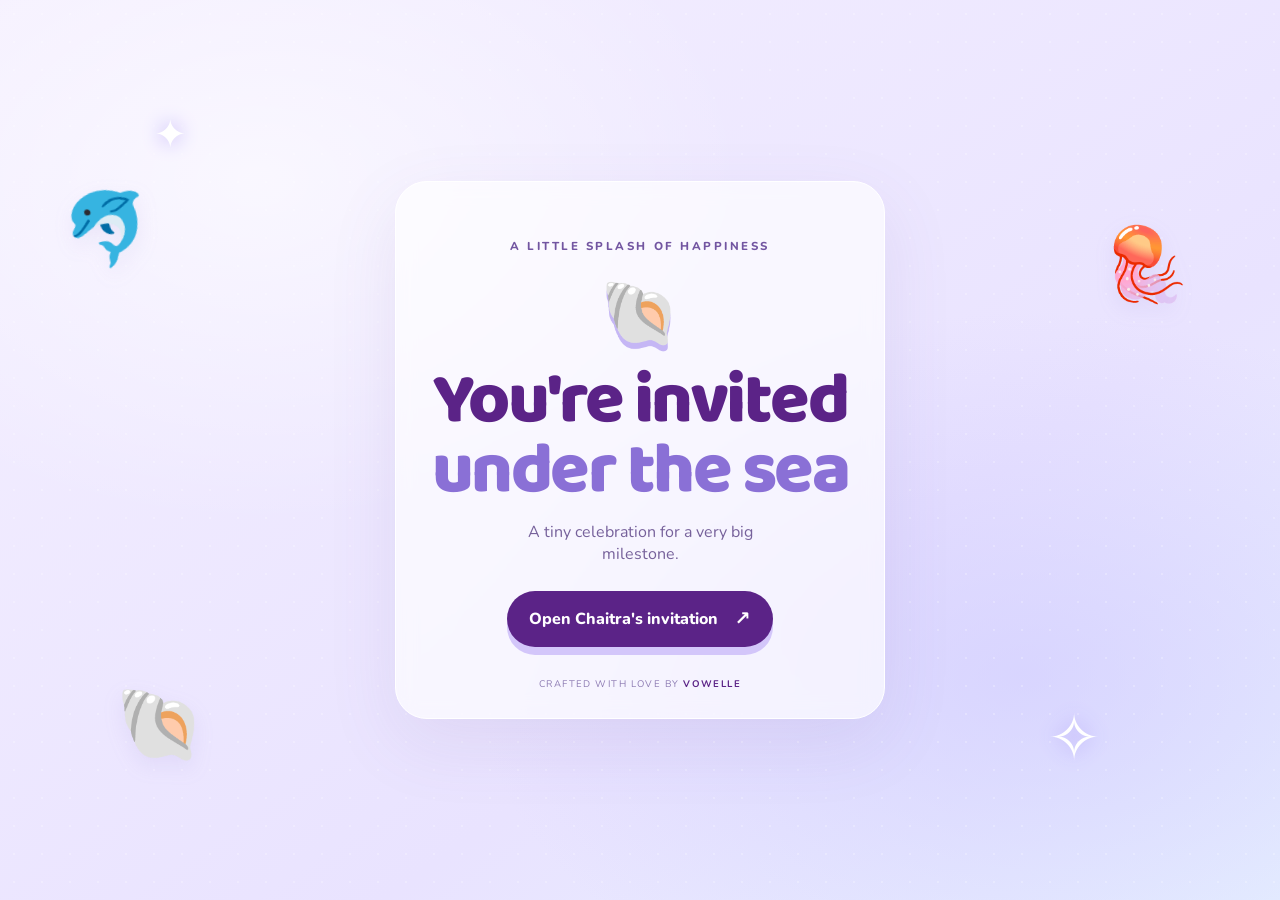
<file: index.html>
<!doctype html>
<html lang="en">

<head>
  <meta charset="utf-8">
  <meta name="viewport" content="width=device-width, initial-scale=1">
  <meta name="theme-color" content="#eee8ff">

  <!-- Primary Meta Tags -->
  <title>Chaitra's 1st Birthday | Under The Sea Celebration 🐬</title>
  <meta name="title" content="Chaitra's 1st Birthday | Under The Sea Celebration 🐬">
  <meta name="description"
    content="You're warmly invited to celebrate Chaitra turning ONE! Join us for a magical under-the-sea celebration on Wednesday, 1 December 2027 at Daspalla, Jubilee Hills, Hyderabad.">
  <meta name="author" content="Vowelle">

  <!-- WhatsApp & Open Graph / Facebook -->
  <meta property="og:type" content="website">
  <meta property="og:site_name" content="Chaitra's 1st Birthday Invitation">
  <meta property="og:title" content="Chaitra's 1st Birthday | You're Invited! 🐬🎂">
  <meta property="og:description"
    content="You're warmly invited to celebrate Chaitra turning ONE! Join us for a magical under-the-sea celebration on Wednesday, 1 December 2027 at Daspalla, Jubilee Hills, Hyderabad.">
  <meta property="og:image" content="assets/chaitra-photo.jpg">
  <meta property="og:image:secure_url" content="assets/chaitra-photo.jpg">
  <meta property="og:image:type" content="image/jpeg">
  <meta property="og:image:width" content="1200">
  <meta property="og:image:height" content="800">
  <meta property="og:image:alt" content="Chaitra - 1st Birthday Celebration">
  <meta property="og:locale" content="en_IN">

  <!-- Twitter Card -->
  <meta name="twitter:card" content="summary_large_image">
  <meta name="twitter:title" content="Chaitra's 1st Birthday | You're Invited! 🐬🎂">
  <meta name="twitter:description"
    content="You're warmly invited to celebrate Chaitra turning ONE! Underwater party on Wednesday, 1 December 2027 at Daspalla, Jubilee Hills, Hyderabad.">
  <meta name="twitter:image" content="assets/chaitra-photo.jpg">
  <meta name="twitter:image:alt" content="Chaitra's 1st Birthday Invitation">

  <!-- Favicons (Prevents 404 in Netlify / GitHub Pages) -->
  <link rel="icon"
    href="data:image/svg+xml,<svg xmlns=%22http://www.w3.org/2000/svg%22 viewBox=%220 0 100 100%22><text y=%22.9em%22 font-size=%2290%22>🐬</text></svg>">
  <link rel="apple-touch-icon" href="assets/chaitra-photo.jpg">

  <link rel="preconnect" href="https://fonts.googleapis.com">
  <link rel="preconnect" href="https://fonts.gstatic.com" crossorigin>
  <link
    href="https://fonts.googleapis.com/css2?family=Baloo+2:wght@400;500;600;700;800&family=Nunito:wght@400;600;700;800&display=swap"
    rel="stylesheet">
  <link rel="stylesheet" href="style.css">
</head>

<body>
  <div class="ambient-bubbles" aria-hidden="true">
    <span></span><span></span><span></span><span></span><span></span><span></span><span></span>
  </div>

  <main>
    <section class="welcome-screen" id="welcomeScreen" aria-label="Open invitation">
      <div class="welcome-sparkle sparkle-one">✦</div>
      <div class="welcome-sparkle sparkle-two">✧</div>
      <div class="welcome-card">
        <p class="eyebrow">A little splash of happiness</p>
        <div class="shell-emblem" aria-hidden="true">🐚</div>
        <h1>You're invited<br><span>under the sea</span></h1>
        <p class="welcome-copy">A tiny celebration for a very big milestone.</p>
        <button class="primary-button" id="openInvitation" type="button">Open Chaitra's invitation
          <span>↗</span></button>
        <p class="crafted">CRAFTED WITH LOVE BY <strong>VOWELLE</strong></p>
      </div>
      <span class="sea-creature creature-dolphin" aria-hidden="true">🐬</span>
      <span class="sea-creature creature-jelly" aria-hidden="true">🪼</span>
      <span class="sea-creature creature-shell" aria-hidden="true">🐚</span>
    </section>

    <div class="invitation" id="invitation" hidden>
      <div class="falling-decorations" aria-hidden="true">
        <span class="drift-item item-star s1">✦</span>
        <span class="drift-item item-shell s2">🐚</span>
        <span class="drift-item item-star s3">⭐</span>
        <span class="drift-item item-sparkle s4">✧</span>
        <span class="drift-item item-shell s5">🐚</span>
        <span class="drift-item item-star s6">✦</span>
        <span class="drift-item item-star s7">⭐</span>
        <span class="drift-item item-shell s8">🐚</span>
        <span class="drift-item item-sparkle s9">✧</span>
        <span class="drift-item item-star s10">✦</span>
      </div>

      <header class="topbar">
        <a class="wordmark" href="#hero" aria-label="Vowelle home">Vowelle<span>♥</span></a>
        <p>DIGITAL INVITATIONS &amp; EXPERIENCES</p>
        <button class="music-toggle" id="musicToggle" type="button" aria-pressed="false" title="Play background music">♫
          <span>Sound off</span></button>
      </header>

      <section class="hero section-shell" id="hero">
        <div class="hero-sticker sticker-dolphin" aria-hidden="true">🐬</div>
        <div class="hero-sticker sticker-cupcake" aria-hidden="true">🧁</div>
        <p class="eyebrow">Our little star is turning</p>
        <div class="age-lockup"><span class="age-number">1</span><span class="age-word">ONE<br><small>whole
              year</small></span></div>
        <h1>Chaitra's<br><span>first birthday</span></h1>
        <p class="hero-subtitle">A little mermaid, a whole ocean of love.</p>
        <div class="photo-frame">
          <div class="photo-shell">
            <img id="birthdayPhoto" src="assets/chaitra-photo.jpg" alt="Chaitra, our birthday girl"
              onerror="this.style.display='none';document.getElementById('photoFallback').hidden=false">
            <div id="photoFallback" class="photo-fallback" hidden>
              <span class="fallback-crown">✦</span><span class="fallback-emoji">👶🏻</span>
              <strong>Chaitra</strong><small>Add her photo here</small>
            </div>
          </div>
          <span class="frame-sticker frame-star" aria-hidden="true">⭐</span>
          <span class="frame-sticker frame-shell" aria-hidden="true">🐚</span>
        </div>
        <div class="hero-note"><span>✧</span> Come celebrate the magic of year one <span>✧</span></div>
        <a href="#details" class="scroll-cue">DIVE INTO THE DETAILS <span>↓</span></a>
      </section>

      <section class="countdown-section section-shell" aria-label="Countdown to the birthday">
        <div class="section-kicker">THE BIG DAY IS GETTING CLOSER</div>
        <h2>Counting down to <span>Chaitra's day</span></h2>
        <div class="countdown" id="countdown">
          <div><strong id="days">000</strong><span>days</span></div>
          <div><strong id="hours">00</strong><span>hours</span></div>
          <div><strong id="minutes">00</strong><span>minutes</span></div>
          <div><strong id="seconds">00</strong><span>seconds</span></div>
        </div>
        <p class="countdown-note">The ocean is getting ready for a little celebration!</p>
      </section>

      <section class="details-section section-shell" id="details">
        <div class="details-art" aria-hidden="true">
          <span class="art-fish">🐠</span><span class="art-jelly">🪼</span><span class="art-shell">🐚</span>
          <div class="coral coral-a"></div>
          <div class="coral coral-b"></div>
        </div>
        <div class="details-content">
          <p class="eyebrow">Make a splash with us</p>
          <h2>Let's make<br><span>waves of memories</span></h2>
          <div class="detail-list">
            <article class="detail-item">
              <div class="detail-icon">♡</div>
              <div><span class="detail-label">THE OCCASION</span><strong>Chaitra turns ONE!</strong>
                <p>One tiny human. A whole lot of love.</p>
              </div>
            </article>
            <article class="detail-item">
              <div class="detail-icon">▦</div>
              <div><span class="detail-label">SAVE THE DATE</span><strong>Wednesday, 1 December 2027</strong>
                <p>Celebration details are set for the day.</p>
              </div>
            </article>
            <article class="detail-item">
              <div class="detail-icon">⌖</div>
              <div><span class="detail-label">THE PLACE</span><strong>Daspalla, Jubilee Hills</strong>
                <p>Hyderabad, Telangana</p>
              </div>
            </article>
          </div>
          <a class="primary-button map-button"
            href="https://www.google.com/maps/search/?api=1&query=Daspalla+Hyderabad+Jubilee+Hills" target="_blank"
            rel="noopener">Find the venue <span>↗</span></a>
          <button class="text-button" id="calendarButton" type="button">＋ Add to calendar</button>
        </div>
      </section>

      <section class="little-moments section-shell">
        <div class="little-moments-top"><span aria-hidden="true">🫧</span>
          <p class="eyebrow">A year of little wonders</p><span aria-hidden="true">✦</span>
        </div>
        <h2>One year down,<br><span>a lifetime of magic to go.</span></h2>
        <p>From the tiniest giggles to the biggest cuddles, every moment with Chaitra has made our world brighter. Come
          share a little joy, a little cake, and a lot of love.</p>

        <div class="family-gallery reveal">
          <figure class="family-card">
            <div class="family-card-inner">
              <img src="assets/girlwithparents1.jpg" alt="Chaitra being held lovingly by Amma and Nanna"
                class="family-img img-portrait" loading="lazy">
            </div>
            <figcaption class="family-caption">
              <span class="family-tag">Amma &amp; Nanna's World</span>
              <span class="family-sub">Forever her safest embrace ♡</span>
            </figcaption>
          </figure>
          <figure class="family-card">
            <div class="family-card-inner">
              <img src="assets/girlwithparents2.jpg" alt="Chaitra surrounded by warm family smiles"
                class="family-img img-landscape" loading="lazy">
            </div>
            <figcaption class="family-caption">
              <span class="family-tag">Sweetest Blessings</span>
              <span class="family-sub">A home overflowing with giggles &amp; love</span>
            </figcaption>
          </figure>
        </div>

        <div class="sticker-row" aria-hidden="true">
          <span>🧁</span><span>🐙</span><span>🐠</span><span>⭐</span><span>🐬</span></div>
      </section>

      <section class="closing-section section-shell">
        <div class="closing-shell" aria-hidden="true">🐚</div>
        <p class="eyebrow">Our hearts are full</p>
        <h2>We can't wait<br><span>to sea you there!</span></h2>
        <p>With love, giggles and birthday wishes,<br><strong>Chaitra &amp; family</strong></p>
        <button class="primary-button share-button" id="shareButton" type="button">Share this invitation
          <span>↗</span></button>
        <div class="closing-confetti" aria-hidden="true">✦　·　✧　·　♡　·　✦</div>
        <footer>
          <div class="footer-social-links" aria-label="Connect with Vowelle">
            <a class="footer-social-btn" href="https://www.instagram.com/vowelle.creations/" target="_blank"
              rel="noopener noreferrer" aria-label="Vowelle on Instagram" title="Instagram">
              <svg class="footer-social-icon" viewBox="0 0 24 24" fill="currentColor" aria-hidden="true">
                <path
                  d="M12 2.163c3.204 0 3.584.012 4.85.07 3.252.148 4.771 1.691 4.919 4.919.058 1.265.069 1.645.069 4.849 0 3.205-.012 3.584-.069 4.849-.149 3.225-1.664 4.771-4.919 4.919-1.266.058-1.644.07-4.85.07-3.204 0-3.584-.012-4.849-.07-3.26-.149-4.771-1.699-4.919-4.92-.058-1.265-.07-1.644-.07-4.849 0-3.204.013-3.583.07-4.849.149-3.227 1.664-4.771 4.919-4.919 1.266-.057 1.645-.069 4.849-.069zm0-2.163c-3.259 0-3.667.014-4.947.072-4.358.2-6.78 2.618-6.98 6.98-.059 1.281-.073 1.689-.073 4.948 0 3.259.014 3.668.072 4.948.2 4.358 2.618 6.78 6.98 6.98 1.281.058 1.689.072 4.948.072 3.259 0 3.668-.014 4.948-.072 4.354-.2 6.782-2.618 6.979-6.98.059-1.28.073-1.689.073-4.948 0-3.259-.014-3.667-.072-4.947-.196-4.354-2.617-6.78-6.979-6.98-1.281-.059-1.69-.073-4.949-.073zm0 5.838c-3.403 0-6.162 2.759-6.162 6.162s2.759 6.163 6.162 6.163 6.162-2.759 6.162-6.163c0-3.403-2.759-6.162-6.162-6.162zm0 10.162c-2.209 0-4-1.79-4-4 0-2.209 1.791-4 4-4s4 1.791 4 4c0 2.21-1.791 4-4 4zm6.406-11.845c-.796 0-1.441.645-1.441 1.44s.645 1.44 1.441 1.44c.795 0 1.439-.645 1.439-1.44s-.644-1.44-1.439-1.44z" />
              </svg>
            </a>
            <a class="footer-social-btn" href="https://wa.me/916300458261" target="_blank" rel="noopener noreferrer"
              aria-label="Vowelle on WhatsApp" title="WhatsApp">
              <svg class="footer-social-icon" viewBox="0 0 24 24" fill="currentColor" aria-hidden="true">
                <path
                  d="M12.031 0C5.396 0 .029 5.367.029 11.987c0 2.115.549 4.181 1.595 6.002L0 24l6.208-1.602a11.96 11.96 0 0 0 5.823 1.503h.005c6.632 0 12-5.367 12-11.989 0-3.204-1.248-6.216-3.513-8.482A11.92 11.92 0 0 0 12.031 0zm0 21.966h-.004a9.96 9.96 0 0 1-5.086-1.391l-.365-.216-3.778.975 1.011-3.682-.238-.378a9.966 9.966 0 0 1-1.534-5.287c0-5.508 4.484-9.988 9.996-9.988 2.668 0 5.176 1.04 7.062 2.927 1.886 1.888 2.924 4.397 2.923 7.068 0 5.509-4.484 9.972-9.985 9.972zm5.474-7.472c-.3-.15-1.774-.874-2.049-.974-.275-.1-.475-.15-.675.15-.2.3-.775.975-.95 1.174-.175.2-.35.225-.65.075-.3-.15-1.265-.466-2.41-1.486-.89-.794-1.49-1.775-1.665-2.075-.175-.3-.019-.462.131-.611.136-.134.3-.35.45-.525.15-.175.2-.3.3-.5.1-.2.05-.375-.025-.525-.075-.15-.675-1.625-.925-2.225-.244-.584-.492-.505-.675-.514-.175-.009-.375-.01-.575-.01-.2 0-.525.075-.8.375-.275.3-1.05 1.026-1.05 2.502 0 1.475 1.075 2.899 1.225 3.1 1.5 1.996 3.425 3.07 5.099 3.791.398.172.71.275.952.352.4.127.764.109 1.052.066.321-.048 1.011-.413 1.153-.812.143-.399.143-.741.1-.812-.042-.072-.192-.122-.492-.272z" />
              </svg>
            </a>
          </div>
          <strong>Vowelle</strong>
          <span>Digital Invitations &amp; Experiences</span>
          <small>Made for moments that matter.</small>
        </footer>
      </section>
    </div>
  </main>
  <div class="toast" id="toast" role="status" aria-live="polite"></div>
  <audio id="backgroundMusic" src="assets/birthday-music.mp3" preload="metadata" loop></audio>
  <script src="script.js"></script>
</body>

</html>
</file>
<file: style.css>
:root{
  --lavender:#EDE7FF;--lilac:#D7C8FF;--blue:#AFCBFF;--purple:#887BD8;
  --peach:#FFC7A8;--pink:#FFDDE2;--cream:#FFF4E6;--deep:#5B2387;
  --ink:#48216D;--soft-ink:#7255A1;--white:#FFFCFF;
  --display:"Baloo 2",system-ui,sans-serif;--body:"Nunito",system-ui,sans-serif;
}
*{box-sizing:border-box}
html{scroll-behavior:smooth;scroll-padding-top:5rem}
body{margin:0;background:var(--lavender);color:var(--ink);font-family:var(--body);overflow-x:hidden}
button,a{-webkit-tap-highlight-color:transparent}
a{color:inherit;text-decoration:none}
button{font:inherit}
[hidden]{display:none!important}
.ambient-bubbles{position:fixed;inset:0;pointer-events:none;overflow:hidden;z-index:0;opacity:.42}
.ambient-bubbles span{position:absolute;bottom:-60px;width:18px;height:18px;border:1px solid #9bbaff;border-radius:50%;animation:floatUp 15s linear infinite}
.ambient-bubbles span:nth-child(1){left:8%;animation-delay:0s}.ambient-bubbles span:nth-child(2){left:23%;width:10px;height:10px;animation-delay:5s}.ambient-bubbles span:nth-child(3){left:42%;width:25px;height:25px;animation-delay:2s}.ambient-bubbles span:nth-child(4){left:62%;animation-delay:8s}.ambient-bubbles span:nth-child(5){left:76%;width:12px;height:12px;animation-delay:4s}.ambient-bubbles span:nth-child(6){left:91%;width:22px;height:22px;animation-delay:7s}.ambient-bubbles span:nth-child(7){left:51%;width:9px;height:9px;animation-delay:10s}
@keyframes floatUp{to{transform:translateY(-115vh) translateX(35px);opacity:0}}
.welcome-screen{min-height:100svh;display:grid;place-items:center;padding:24px;position:relative;isolation:isolate;background:radial-gradient(ellipse at 20% 20%,#fff9 0,transparent 34%),radial-gradient(ellipse at 80% 75%,#c9c3ff80 0,transparent 38%),linear-gradient(145deg,#f5f0ff,#e9e3ff 65%,#e6efff)}
.welcome-screen:before,.hero:before{content:"";position:absolute;inset:0;z-index:-1;pointer-events:none;background-image:radial-gradient(#fff8 1px,transparent 1px);background-size:28px 28px;opacity:.45}
.welcome-card{width:min(100%,490px);padding:44px 28px 28px;text-align:center;border:1px solid #fff;border-radius:32px;background:#ffffffa8;box-shadow:0 24px 70px #7255a11a;backdrop-filter:blur(10px)}
.eyebrow,.section-kicker{letter-spacing:.22em;text-transform:uppercase;font-size:.72rem;font-weight:800;color:var(--soft-ink)}
.shell-emblem{font-size:4rem;filter:drop-shadow(0 6px 0 #c5b6f5);margin:16px 0 0;animation:softBob 3s ease-in-out infinite}
.welcome-card h1,.hero h1,.details-content h2,.little-moments h2,.closing-section h2{font-family:var(--display);line-height:.98;font-weight:800;letter-spacing:-.035em}
.welcome-card h1{font-size:clamp(2.7rem,10vw,4.5rem);margin:8px 0 14px;color:var(--deep)}
.welcome-card h1 span,.hero h1 span,.details-content h2 span,.little-moments h2 span,.closing-section h2 span{color:#8a70d6}
.welcome-copy{color:#76619b;margin:0 auto 26px;max-width:280px}
.primary-button{border:0;display:inline-flex;align-items:center;justify-content:center;gap:16px;padding:15px 22px;border-radius:999px;background:var(--deep);color:white;font-weight:800;box-shadow:0 8px 0 #d3c6fa;transition:transform .2s,box-shadow .2s;cursor:pointer}
.primary-button:hover{transform:translateY(-2px);box-shadow:0 10px 0 #d3c6fa}
.primary-button span{font-size:1.2rem}
.crafted{margin:30px 0 0;font-size:.6rem;letter-spacing:.15em;color:#8d7bb3}.crafted strong{color:var(--deep)}
.welcome-sparkle{position:absolute;color:#fff;font-size:2.5rem;text-shadow:0 0 20px #b5a5f5}.sparkle-one{top:12%;left:12%}.sparkle-two{bottom:13%;right:14%;font-size:4rem}
.sea-creature{position:absolute;font-size:clamp(2.3rem,6vw,4.5rem);filter:drop-shadow(0 8px 10px #8d79c51c);animation:softBob 4s ease-in-out infinite}
.creature-dolphin{left:5%;top:20%;transform:rotate(-12deg)}.creature-jelly{right:7%;top:24%;animation-delay:-1s}.creature-shell{left:9%;bottom:14%;animation-delay:-2s}
@keyframes softBob{50%{translate:0 -10px;rotate:2deg}}
.invitation{position:relative;z-index:1;max-width:920px;margin:auto;overflow:hidden;background:linear-gradient(180deg,#f4efff,#eee9ff 48%,#e9edff)}
.topbar{height:76px;display:flex;align-items:center;justify-content:space-between;padding:0 clamp(18px,5vw,48px);border-bottom:1px solid #fff9;background:#f9f6ffb8;gap:16px}
.wordmark{font-family:Georgia,serif;font-size:2rem;letter-spacing:-.08em;color:var(--deep);white-space:nowrap}.wordmark span{font-family:var(--body);font-size:.7rem;vertical-align:top;margin-left:5px;color:#c6b2ff}
.topbar p{font-size:.56rem;letter-spacing:.18em;text-align:center;color:#8b79b4;font-weight:800}
.music-toggle{border:1px solid #d9cdfa;background:#fff9;border-radius:999px;padding:8px 12px;color:var(--deep);font-weight:800;white-space:nowrap;cursor:pointer}.music-toggle span{font-size:.7rem}
.section-shell{position:relative;padding:clamp(54px,9vw,90px) clamp(22px,7vw,76px);text-align:center;overflow:hidden}
.hero{isolation:isolate;background:radial-gradient(ellipse at 50% 18%,#fff8,transparent 45%),linear-gradient(180deg,#eee8ff,#e9e6ff)}
.hero:after{content:"";position:absolute;inset:auto -8% -5% -8%;height:30%;z-index:-1;background:radial-gradient(ellipse at 50% 100%,#b4c6ff6b,transparent 67%)}
.hero .eyebrow{margin:0 0 5px}
.age-lockup{display:flex;align-items:center;justify-content:center;gap:10px;margin:0 auto 2px;color:var(--deep)}
.age-number{font-family:var(--display);font-size:clamp(5.5rem,18vw,9.5rem);line-height:.9;font-weight:800;color:#8b78d7;text-shadow:4px 5px 0 #d8caff}
.age-word{font-family:var(--display);font-weight:800;font-size:1.6rem;line-height:.85;text-align:left;letter-spacing:.04em}.age-word small{font:700 .68rem var(--body);letter-spacing:.08em;color:#9c89ce}
.hero h1{font-size:clamp(3rem,10vw,6rem);color:var(--deep);margin:8px 0 12px}
.hero-subtitle{margin:0 0 28px;color:#8a72b5;font-weight:700}
.photo-frame{position:relative;width:min(76vw,320px);aspect-ratio:1;margin:0 auto 24px;padding:10px;border-radius:50%;background:linear-gradient(140deg,#ffffff 0%,#e2d7ff 35%,#b4d5ff 70%,#ffdbe6 100%);box-shadow:0 0 0 4px rgba(255,255,255,.92),0 0 0 9px rgba(215,200,255,.4),0 12px 0 #d4c6ff,0 22px 42px rgba(114,85,161,.2);transform-origin:center center}
.invitation-open .photo-frame{animation:photoFrameKeepsake 1.25s cubic-bezier(.16,1,.3,1) both}
@keyframes photoFrameKeepsake{0%{opacity:0;transform:scale(.68) rotate(-7deg)}65%{transform:scale(1.025) rotate(1deg)}100%{opacity:1;transform:scale(1) rotate(0deg)}}
.photo-shell{width:100%;height:100%;border:5px solid #fff;border-radius:50%;overflow:hidden;background:radial-gradient(circle at 45% 45%,#fff 0%,#e5dcff 60%,#d4e5ff 100%);display:flex;align-items:center;justify-content:center;position:relative;box-shadow:inset 0 2px 10px rgba(91,35,135,.14)}
.photo-shell img#birthdayPhoto{width:100%;height:100%;border-radius:50%;object-fit:cover;object-position:45% 45%;transform:scale(1.34);transform-origin:44% 45%;display:block}
.invitation-open .photo-shell img#birthdayPhoto{animation:photoImgUnfold 1.35s cubic-bezier(.16,1,.3,1) both}
@keyframes photoImgUnfold{0%{opacity:0;filter:blur(6px) brightness(1.12)}100%{opacity:1;filter:blur(0px) brightness(1)}}
.photo-fallback{display:flex;flex-direction:column;align-items:center;justify-content:center;gap:5px;width:100%;height:100%;background:radial-gradient(circle at 50% 20%,#fff9,transparent 45%),linear-gradient(145deg,#d7c8ff,#b9d7ff);color:var(--deep)}
.fallback-crown{font-size:1.8rem;color:#f6b3a5}.fallback-emoji{font-size:4.5rem}.photo-fallback strong{font:800 1.5rem var(--display)}.photo-fallback small{font-size:.72rem;color:#7155a4}
.frame-sticker{position:absolute;font-size:2.7rem;filter:drop-shadow(0 4px 0 #ffffffa8)}.frame-star{top:4%;right:-5%;transform:rotate(14deg)}.frame-shell{bottom:3%;left:-8%;transform:rotate(-15deg)}
.hero-note{font-family:var(--display);font-size:1.1rem;font-weight:700;color:#8a70c6}.hero-note span{color:#e8a7b9;margin:0 7px}
.scroll-cue{display:inline-flex;flex-direction:column;align-items:center;gap:8px;margin-top:34px;font-size:.6rem;letter-spacing:.22em;font-weight:800;color:#a092c5}.scroll-cue span{font-size:1.2rem;animation:down 1.3s infinite}
@keyframes down{50%{transform:translateY(5px)}}
.hero-sticker{position:absolute;font-size:clamp(2rem,6vw,4rem);opacity:.9}.sticker-dolphin{left:5%;top:15%;transform:rotate(-10deg)}.sticker-cupcake{right:5%;top:24%;transform:rotate(9deg)}
.countdown-section{background:#e4eaff}
.countdown-section h2{font:800 clamp(1.8rem,5vw,3rem) var(--display);margin:10px 0 28px;color:var(--deep)}
.countdown-section h2 span{color:#8a70d6}
.countdown{display:flex;justify-content:center;gap:clamp(8px,3vw,22px);max-width:560px;margin:auto}
.countdown div{flex:1;max-width:115px;border:1px solid #fff;background:#ffffff9c;border-radius:18px;padding:18px 8px 14px;box-shadow:0 7px 0 #d2d9ff}
.countdown strong{display:block;font:800 clamp(1.7rem,6vw,3rem) var(--display);color:var(--deep);line-height:1}
.countdown span{display:block;text-transform:uppercase;letter-spacing:.12em;font-size:.62rem;color:#8976b7;margin-top:7px;font-weight:800}
.countdown-note{font-size:.85rem;color:#8a79b5;margin:28px 0 0}
.details-section{display:grid;grid-template-columns:.8fr 1.2fr;gap:30px;text-align:left;align-items:center;background:linear-gradient(150deg,#f2edff,#e9e8ff)}
.details-art{min-height:400px;position:relative;border-radius:48% 48% 38% 38%;background:radial-gradient(ellipse at 50% 35%,#ffffffb8,transparent 55%),linear-gradient(180deg,#dcd2ff,#bcd7ff);overflow:hidden;display:grid;place-items:center}
.details-art:before{content:"";position:absolute;bottom:-45px;left:-15%;width:130%;height:43%;border-radius:50% 50% 0 0;background:#8eb3f16b}
.details-art span{position:absolute;z-index:2;filter:drop-shadow(0 8px 5px #5e51a01a)}
.art-fish{font-size:4.5rem;top:16%;left:12%;transform:rotate(-12deg)}.art-jelly{font-size:6rem;top:31%;right:8%}.art-shell{font-size:7rem;bottom:10%;left:26%}
.coral{position:absolute;bottom:0;width:50px;height:130px;border-left:8px solid #a9a0e6;border-radius:50%;transform:rotate(18deg);opacity:.8}
.coral:before,.coral:after{content:"";position:absolute;width:34px;height:45px;border-left:7px solid inherit;border-radius:50%;left:-22px;top:25px;transform:rotate(-35deg)}
.coral:after{left:0;top:60px;transform:rotate(35deg)}.coral-a{left:12%;border-color:#c6a7e9}.coral-b{right:10%;height:95px;border-color:#90c7d5;transform:rotate(-14deg)}
.details-content .eyebrow{margin:0 0 12px}
.details-content h2{font-size:clamp(2.5rem,6vw,4.4rem);color:var(--deep);margin:0 0 26px}
.detail-list{display:grid;gap:18px}
.detail-item{display:flex;gap:13px;align-items:flex-start}
.detail-icon{flex:0 0 42px;height:42px;border-radius:14px;background:#fff9;display:grid;place-items:center;color:#8b70d1;font-size:1.35rem;border:1px solid #fff}
.detail-label{display:block;font-size:.6rem;letter-spacing:.18em;color:#9b87c7;font-weight:800;margin:2px 0 3px}
.detail-item strong{font-size:1rem;color:var(--deep)}.detail-item p{margin:3px 0 0;font-size:.84rem;color:#8b7aad}
.map-button{margin-top:25px}.text-button{display:inline-block;border:0;background:transparent;color:#7d63b9;font-weight:800;padding:18px 10px;cursor:pointer}
.little-moments{background:#f8f3ff}
.little-moments-top{display:flex;align-items:center;justify-content:center;gap:14px}.little-moments-top span{font-size:1.6rem;color:#9bc7ff}
.little-moments h2{font-size:clamp(2.4rem,7vw,4.6rem);color:var(--deep);margin:16px 0}
.little-moments>p{max-width:510px;margin:0 auto;color:#8876ad;line-height:1.8}
.sticker-row{display:flex;justify-content:center;gap:clamp(12px,4vw,32px);font-size:clamp(2rem,5vw,3.3rem);margin-top:28px}.sticker-row span:nth-child(even){transform:translateY(10px)}
.closing-section{background:linear-gradient(180deg,#e8eaff,#dfeaff);padding-bottom:30px}
.closing-shell{font-size:4rem;filter:drop-shadow(0 7px 0 #ffffffaa);margin-bottom:10px}
.closing-section h2{font-size:clamp(3rem,9vw,5.6rem);color:var(--deep);margin:10px 0 18px}
.closing-section>p:not(.eyebrow){line-height:1.8;color:#8470ac}.closing-section>p strong{color:var(--deep)}
.share-button{margin-top:14px}
.closing-confetti{color:#9d8bdd;letter-spacing:.5em;margin:38px 0 24px}
/* Falling stars & seashells drifting decoration */
.falling-decorations{position:fixed;inset:0;pointer-events:none;overflow:hidden;z-index:2;display:none}
.invitation-open .falling-decorations{display:block}
.drift-item{position:absolute;top:-50px;will-change:transform,opacity;animation:gentleDriftDown linear infinite;user-select:none}
.drift-item.item-star{font-size:22px;color:#a48de0;text-shadow:0 0 12px rgba(255,255,255,.9),0 0 18px rgba(181,165,245,.7)}
.drift-item.item-sparkle{font-size:24px;color:#f7b5c1;text-shadow:0 0 12px rgba(255,221,226,.9)}
.drift-item.item-shell{font-size:26px;filter:drop-shadow(0 4px 8px rgba(114,85,161,.2))}
.s1{left:6%;animation-duration:13s;animation-delay:0s}
.s2{left:89%;animation-duration:17s;animation-delay:1.5s}
.s3{left:22%;animation-duration:15s;animation-delay:4s}
.s4{left:78%;animation-duration:14s;animation-delay:2.2s}
.s5{left:48%;animation-duration:18s;animation-delay:6s}
.s6{left:64%;animation-duration:16s;animation-delay:3s}
.s7{left:14%;animation-duration:19s;animation-delay:7.5s}
.s8{left:83%;animation-duration:15s;animation-delay:9s}
.s9{left:34%;animation-duration:13.5s;animation-delay:5s}
.s10{left:93%;animation-duration:16.5s;animation-delay:8s}
@keyframes gentleDriftDown{0%{transform:translateY(0) translateX(0) rotate(0deg);opacity:0}12%{opacity:.88}85%{opacity:.78}100%{transform:translateY(112vh) translateX(36px) rotate(360deg);opacity:0}}

/* Family photo gallery */
.family-gallery{display:grid;grid-template-columns:repeat(2,1fr);gap:22px;max-width:660px;margin:32px auto 26px;padding:0 8px}
.family-card{margin:0;display:flex;flex-direction:column;background:rgba(255,255,255,.75);border:1px solid rgba(255,255,255,.95);border-radius:24px;padding:12px 12px 18px;box-shadow:0 8px 24px rgba(114,85,161,.08),0 4px 0 #ded4fa;transition:transform .3s ease,box-shadow .3s ease}
.family-card:hover{transform:translateY(-4px);box-shadow:0 14px 30px rgba(114,85,161,.14),0 6px 0 #d4c6f8}
.family-card-inner{position:relative;width:100%;aspect-ratio:4/3.3;border-radius:18px;overflow:hidden;background:#ede6fc}
.family-img{width:100%;height:100%;object-fit:cover;display:block;transition:transform .6s ease}
.family-card:hover .family-img{transform:scale(1.035)}
.img-portrait{object-position:50% 28%}
.img-landscape{object-position:50% 45%}
.family-caption{display:flex;flex-direction:column;gap:3px;margin-top:12px;text-align:center}
.family-tag{font-family:var(--display);font-weight:800;font-size:1.05rem;color:var(--deep);letter-spacing:-.01em}
.family-sub{font-size:.78rem;color:var(--soft-ink);font-weight:600}

/* Footer social media icons */
.footer-social-links{display:flex;align-items:center;justify-content:center;gap:24px;margin:4px 0 18px}
.footer-social-btn{width:36px;height:36px;border-radius:50%;display:inline-flex;align-items:center;justify-content:center;background:rgba(255,255,255,.75);border:1px solid rgba(138,112,214,.32);color:var(--deep);box-shadow:0 2px 6px rgba(114,85,161,.08);transition:transform .2s ease,background-color .2s ease,box-shadow .2s ease,color .2s ease;cursor:pointer;text-decoration:none}
.footer-social-btn:hover,.footer-social-btn:focus-visible{transform:translateY(-2px);background:#ffffff;color:#7044a0;box-shadow:0 4px 12px rgba(114,85,161,.18);outline:none}
.footer-social-icon{width:17px;height:17px;display:block}

footer{display:flex;flex-direction:column;gap:3px;padding-top:22px;border-top:1px solid #ffffffa8;color:#8c7ab4}
footer strong{font:2rem Georgia,serif;letter-spacing:-.07em;color:var(--deep)}footer span{font-size:.56rem;letter-spacing:.16em;text-transform:uppercase}footer small{margin-top:6px;font-size:.7rem}
.toast{position:fixed;left:50%;bottom:24px;transform:translate(-50%,20px);opacity:0;pointer-events:none;background:var(--deep);color:#fff;padding:12px 18px;border-radius:999px;font-size:.85rem;z-index:10;box-shadow:0 8px 24px #37205240;transition:opacity .25s,transform .25s;max-width:calc(100% - 30px);text-align:center}
.toast.show{opacity:1;transform:translate(-50%,0)}
.reveal{opacity:0;transform:translateY(22px);transition:opacity .7s ease,transform .7s ease}.reveal.visible{opacity:1;transform:none}
@media(max-width:650px){
 .topbar{height:65px;padding:0 16px;gap:8px}.wordmark{font-size:1.6rem}.topbar p{font-size:.44rem;max-width:110px;line-height:1.5}.music-toggle{padding:7px 9px}.music-toggle span{display:none}
 .section-shell{padding:58px 22px}.hero{padding-top:55px}.sticker-dolphin{left:2%;top:10%}.sticker-cupcake{right:2%;top:20%}
 .hero-sticker{font-size:2rem}.photo-frame{width:min(72vw,300px)}
 .details-section{grid-template-columns:1fr;gap:30px}.details-art{min-height:240px;width:min(100%,340px);margin:auto;border-radius:48% 48% 36% 36%}.art-fish{font-size:3.3rem}.art-jelly{font-size:4.2rem}.art-shell{font-size:5rem}
 .details-content{text-align:center}.detail-item{text-align:left;max-width:410px;margin:auto;width:100%}.details-content h2{font-size:3rem}
 .countdown div{padding:15px 3px 12px;border-radius:13px}.countdown span{font-size:.52rem;letter-spacing:.05em}
 .welcome-card{padding:38px 20px 25px}.creature-dolphin{left:2%;top:9%}.creature-jelly{right:3%;top:13%}.creature-shell{left:4%;bottom:7%}
 .family-gallery{grid-template-columns:1fr;max-width:340px;gap:18px}
}
@media(prefers-reduced-motion:reduce){*,*::before,*::after{animation-duration:.01ms!important;animation-iteration-count:1!important;scroll-behavior:auto!important;transition-duration:.01ms!important}.falling-decorations{display:none!important}.photo-frame,.photo-shell img#birthdayPhoto{animation:none!important}}
</file>
